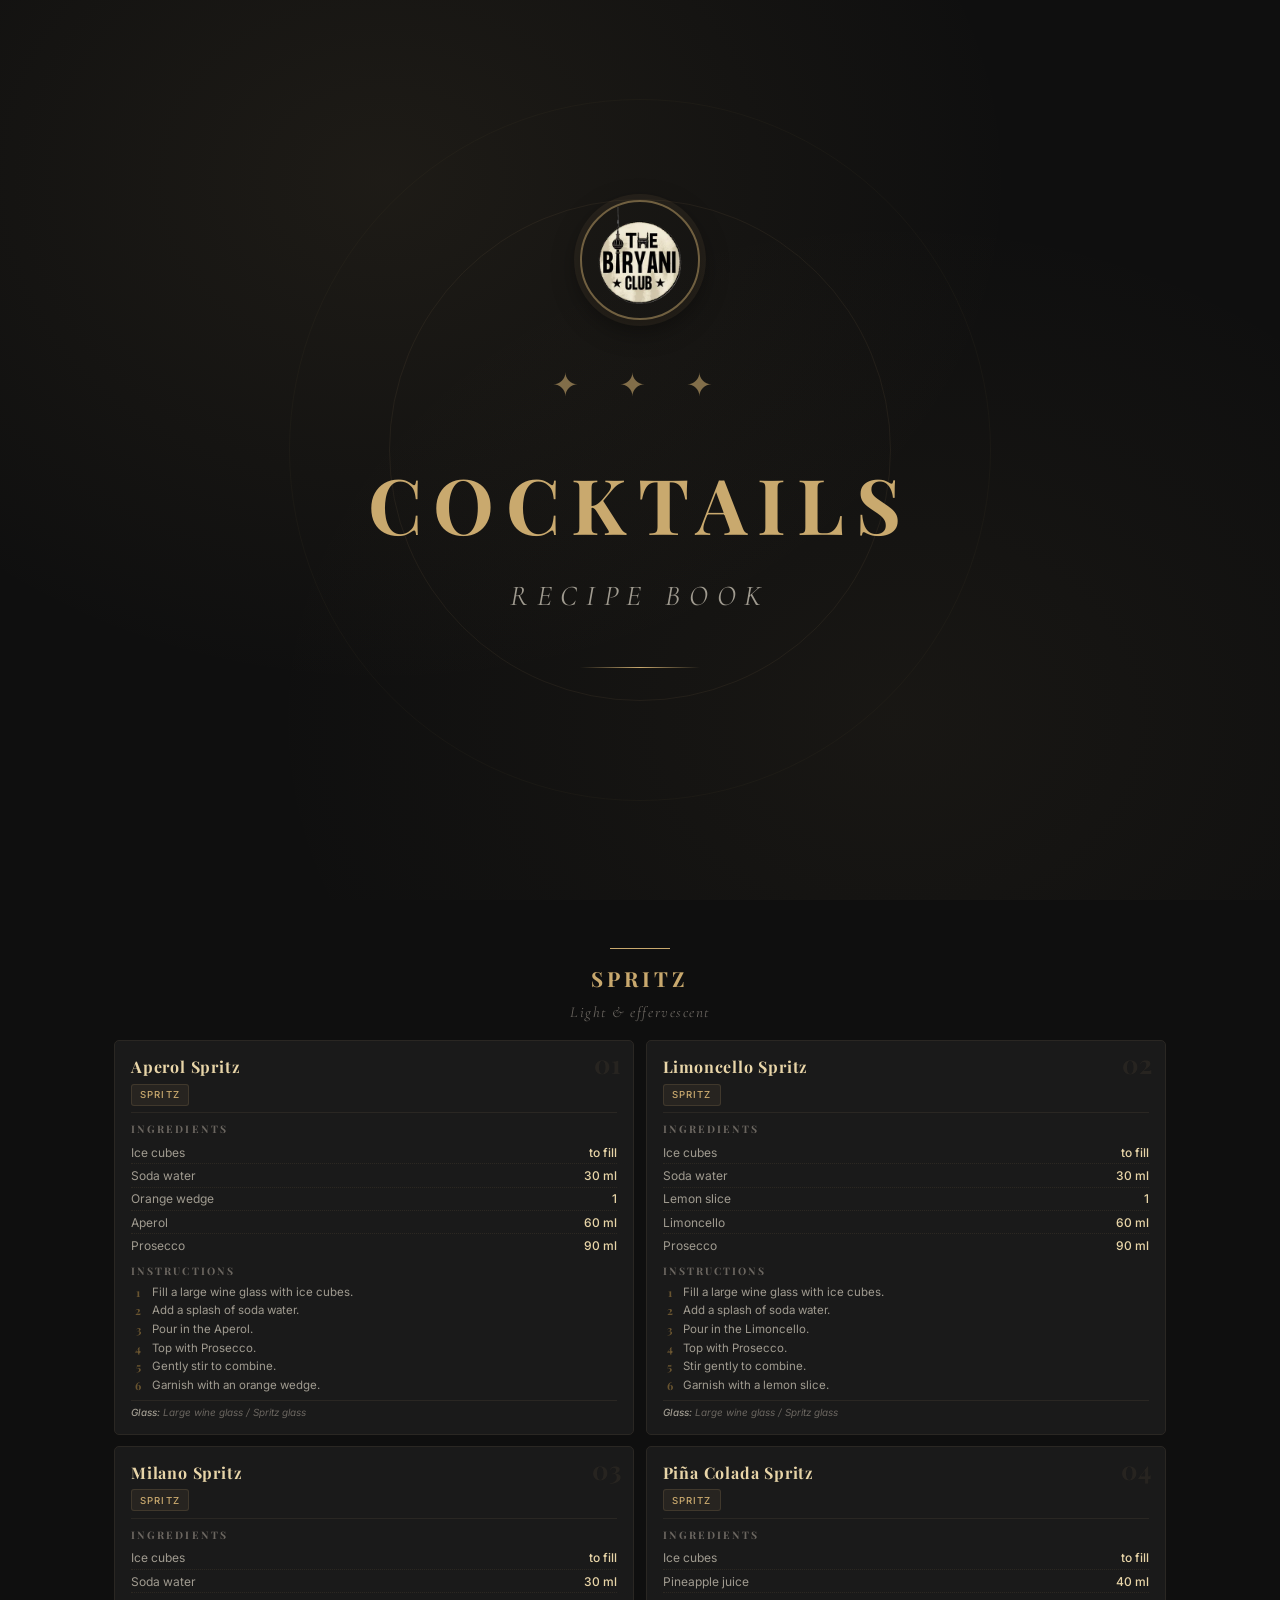
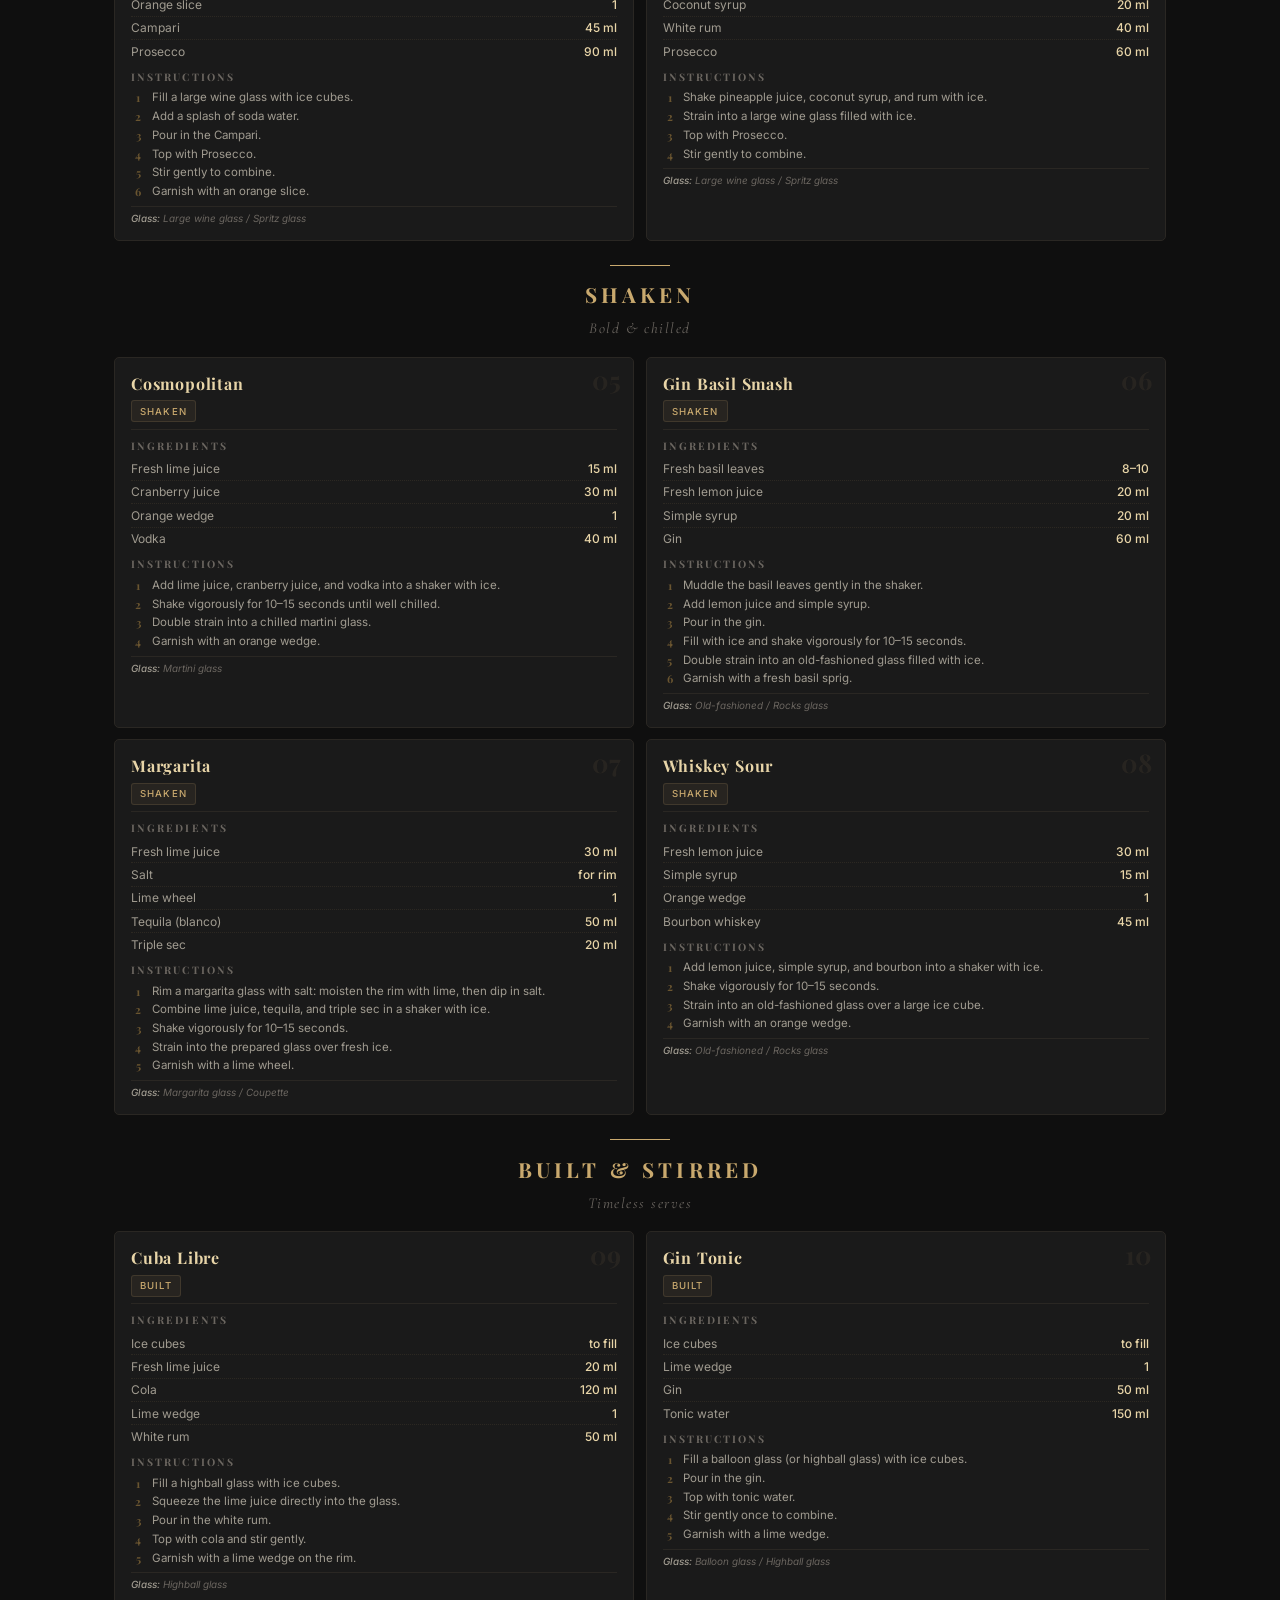
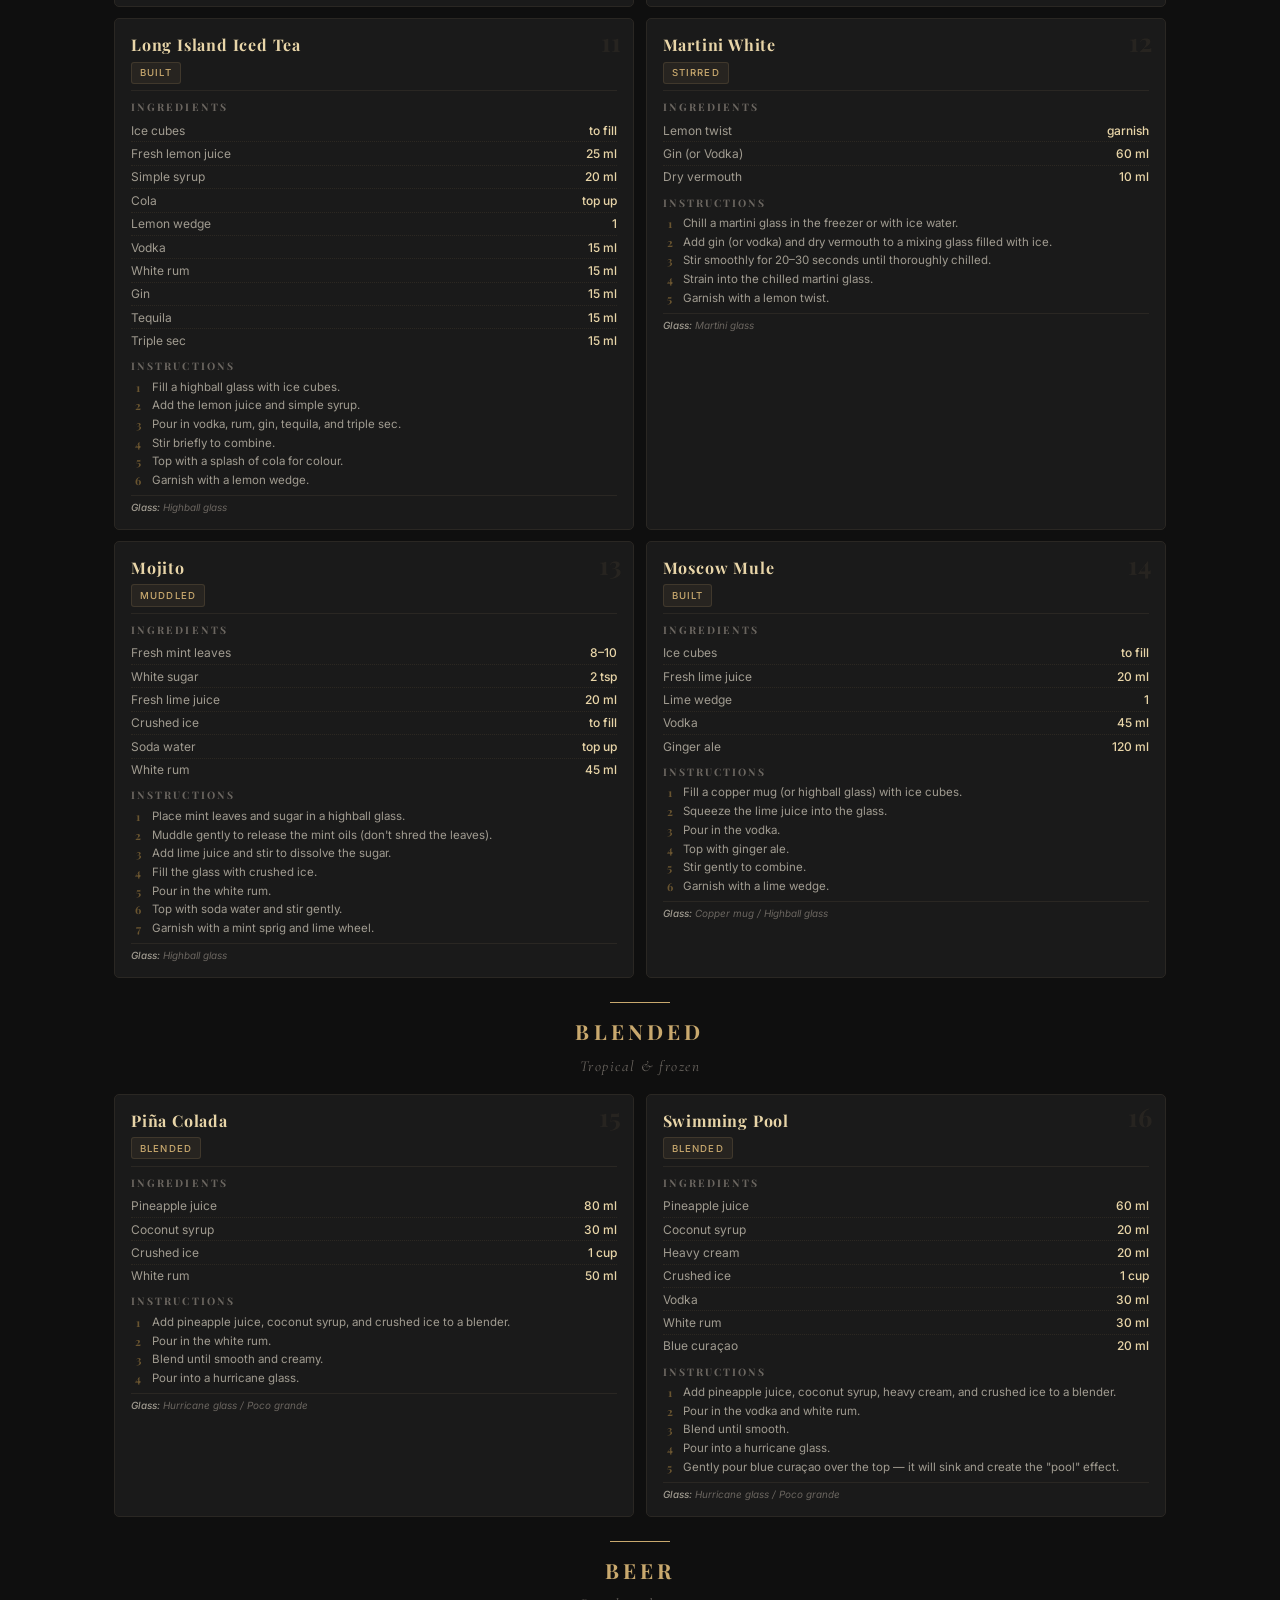
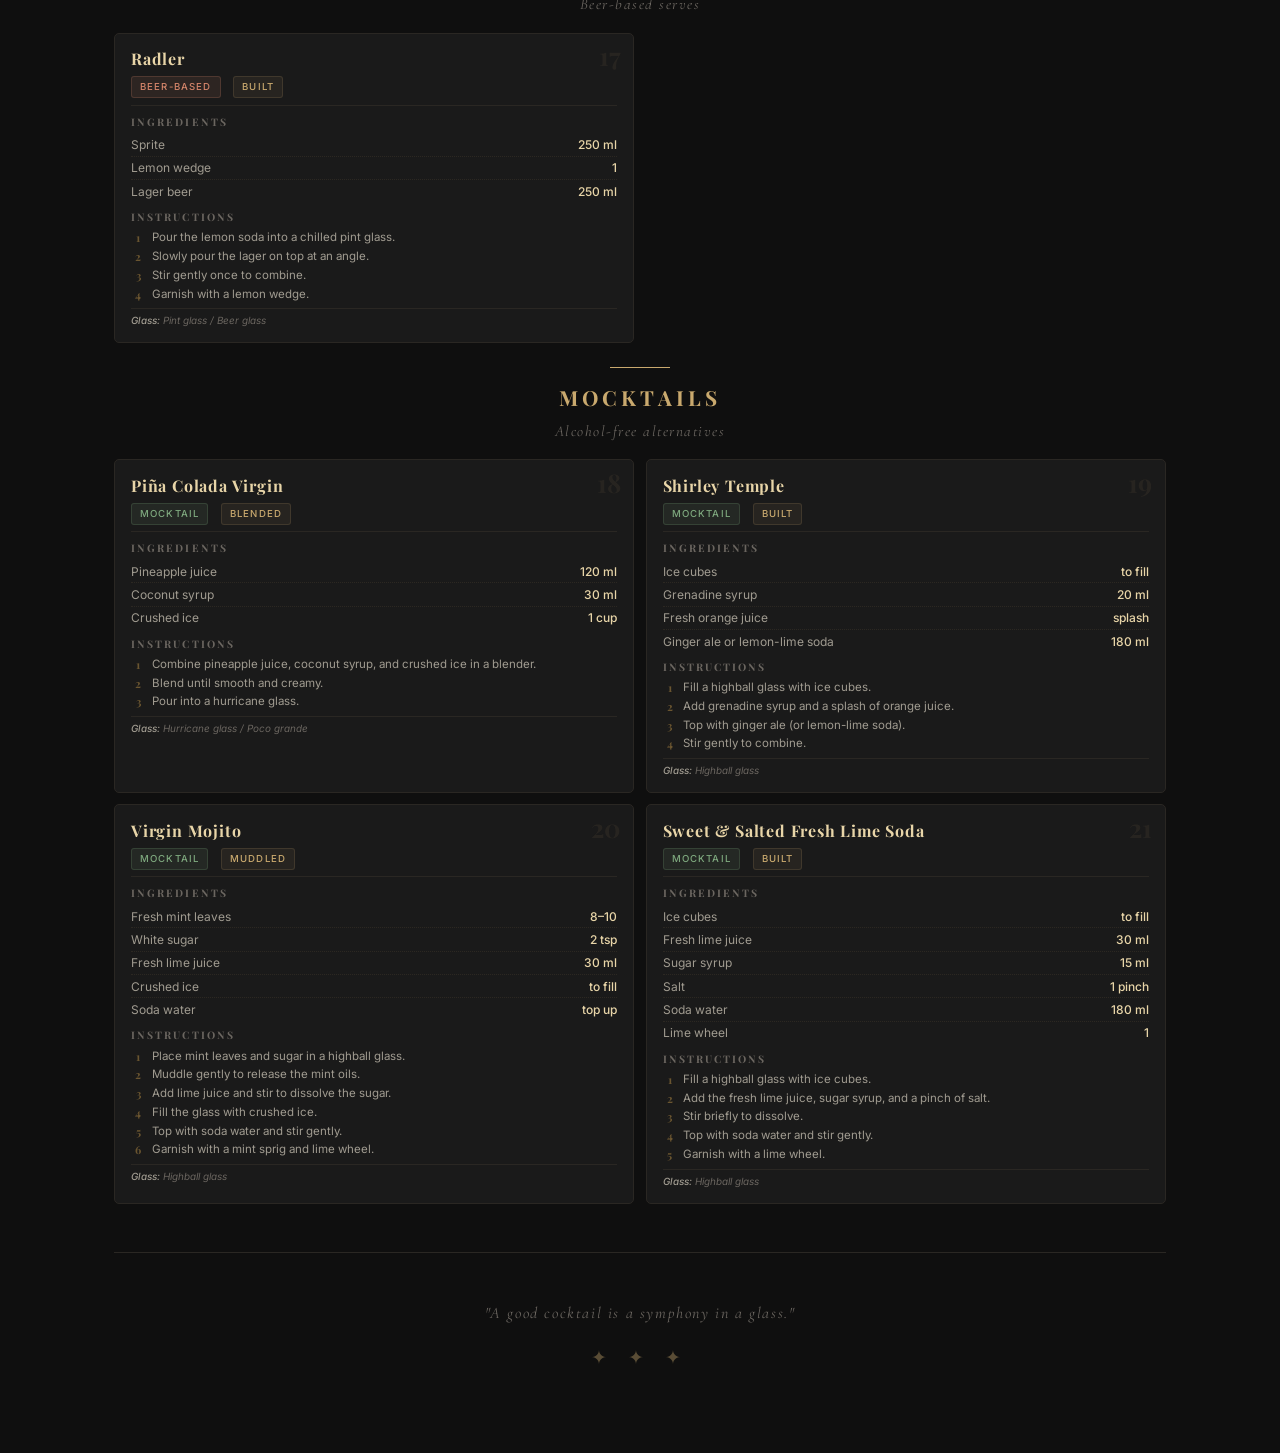
<file: cocktail_recipes/index.html>
<!DOCTYPE html>
<html lang="en">
<head>
  <meta charset="UTF-8">
  <meta name="viewport" content="width=device-width, initial-scale=1.0">
  <title>Cocktail Recipes — Restaurant Edition</title>
  <meta name="description" content="Premium cocktail recipe book with detailed ingredients, quantities, and step-by-step instructions.">
  <link rel="preconnect" href="https://fonts.googleapis.com">
  <link rel="preconnect" href="https://fonts.gstatic.com" crossorigin>
  <link href="https://fonts.googleapis.com/css2?family=Playfair+Display:ital,wght@0,400;0,700;1,400&family=Inter:wght@300;400;500;600&family=Cormorant+Garamond:ital,wght@0,400;0,600;1,400&display=swap" rel="stylesheet">
  <style>
    :root {
      --gold: #c9a96e;
      --gold-light: #e8d5a8;
      --gold-dark: #a07d3f;
      --bg-dark: #0f0f0f;
      --bg-card: #1a1a1a;
      --bg-card-alt: #151515;
      --text-primary: #f0ece4;
      --text-secondary: #a09b90;
      --text-muted: #6b6660;
      --border: #2a2723;
      --accent-coral: #d4856a;
      --accent-green: #7ea87e;
      --accent-blue: #6a9fd4;
      --accent-pink: #d46a9f;
    }

    * {
      margin: 0;
      padding: 0;
      box-sizing: border-box;
    }

    body {
      font-family: 'Inter', sans-serif;
      background-color: var(--bg-dark);
      color: var(--text-primary);
      line-height: 1.6;
      -webkit-font-smoothing: antialiased;
    }

    /* ——— COVER PAGE ——— */
    .cover {
      min-height: 100vh;
      display: flex;
      flex-direction: column;
      align-items: center;
      justify-content: center;
      text-align: center;
      padding: 3rem 2rem;
      position: relative;
      overflow: hidden;
      background: radial-gradient(ellipse at 30% 20%, rgba(201,169,110,0.08) 0%, transparent 50%),
                  radial-gradient(ellipse at 70% 80%, rgba(201,169,110,0.05) 0%, transparent 50%),
                  var(--bg-dark);
    }

    .cover::before {
      content: '';
      position: absolute;
      top: 50%;
      left: 50%;
      transform: translate(-50%, -50%);
      width: 500px;
      height: 500px;
      border: 1px solid rgba(201,169,110,0.08);
      border-radius: 50%;
    }

    .cover::after {
      content: '';
      position: absolute;
      top: 50%;
      left: 50%;
      transform: translate(-50%, -50%);
      width: 700px;
      height: 700px;
      border: 1px solid rgba(201,169,110,0.04);
      border-radius: 50%;
    }

    .cover-logo {
      position: relative;
      z-index: 1;
      margin-bottom: 2rem;
    }

    .cover-logo-img {
      height: 120px;
      width: auto;
      border-radius: 50%;
      border: 2.5px solid rgba(201,169,110,0.5);
      box-shadow: 0 0 0 6px rgba(201,169,110,0.08), 0 8px 28px rgba(0,0,0,0.45);
    }

    .cover-ornament {
      font-size: 2rem;
      color: var(--gold);
      letter-spacing: 1rem;
      margin-bottom: 2rem;
      opacity: 0.6;
      position: relative;
      z-index: 1;
    }

    .cover h1 {
      font-family: 'Playfair Display', serif;
      font-size: clamp(3rem, 6vw, 5rem);
      font-weight: 700;
      color: var(--gold);
      letter-spacing: 0.15em;
      text-transform: uppercase;
      margin-bottom: 0.5rem;
      position: relative;
      z-index: 1;
    }

    .cover h2 {
      font-family: 'Cormorant Garamond', serif;
      font-size: clamp(1.2rem, 2.5vw, 1.8rem);
      font-weight: 400;
      font-style: italic;
      color: var(--text-secondary);
      letter-spacing: 0.3em;
      text-transform: uppercase;
      margin-bottom: 3rem;
      position: relative;
      z-index: 1;
    }

    .cover-line {
      width: 120px;
      height: 1px;
      background: linear-gradient(90deg, transparent, var(--gold), transparent);
      margin: 0 auto 2rem;
      position: relative;
      z-index: 1;
    }

    .cover-subtitle {
      font-family: 'Inter', sans-serif;
      font-size: 0.75rem;
      font-weight: 400;
      letter-spacing: 0.5em;
      text-transform: uppercase;
      color: var(--text-muted);
      position: relative;
      z-index: 1;
    }

    /* ——— MAIN CONTAINER ——— */
    .container {
      max-width: 1100px;
      margin: 0 auto;
      padding: 1.5rem 1.5rem 2rem;
    }

    /* ——— SECTION DIVIDERS ——— */
    .section-header {
      text-align: center;
      padding: 1.5rem 0 1rem;
      position: relative;
    }

    .section-header::before {
      content: '';
      display: block;
      width: 60px;
      height: 1px;
      background: var(--gold);
      margin: 0 auto 0.8rem;
    }

    .section-header h2 {
      font-family: 'Playfair Display', serif;
      font-size: 1.3rem;
      font-weight: 700;
      color: var(--gold);
      letter-spacing: 0.2em;
      text-transform: uppercase;
      margin-bottom: 0.3rem;
    }

    .section-header p {
      font-family: 'Cormorant Garamond', serif;
      font-size: 0.95rem;
      font-style: italic;
      color: var(--text-muted);
      letter-spacing: 0.1em;
    }

    /* ——— RECIPE CARDS ——— */
    .recipe-grid {
      display: grid;
      grid-template-columns: 1fr 1fr;
      gap: 0.7rem;
    }

    .recipe-card {
      background: var(--bg-card);
      border: 1px solid var(--border);
      border-radius: 5px;
      padding: 0.8rem 1rem;
      position: relative;
      transition: border-color 0.3s ease;
      page-break-inside: avoid;
    }

    .recipe-card:hover {
      border-color: rgba(201,169,110,0.3);
    }

    .recipe-number {
      position: absolute;
      top: 0.6rem;
      right: 0.8rem;
      font-family: 'Playfair Display', serif;
      font-size: 1.6rem;
      font-weight: 700;
      color: rgba(201,169,110,0.08);
      line-height: 1;
    }

    .recipe-header {
      margin-bottom: 0.5rem;
      padding-bottom: 0.4rem;
      border-bottom: 1px solid var(--border);
    }

    .recipe-name {
      font-family: 'Playfair Display', serif;
      font-size: 1rem;
      font-weight: 700;
      color: var(--gold-light);
      letter-spacing: 0.05em;
      margin-bottom: 0.1rem;
    }

    .recipe-meta {
      display: flex;
      gap: 0.8rem;
      flex-wrap: wrap;
      margin-top: 0.25rem;
    }

    .recipe-tag {
      font-size: 0.6rem;
      font-weight: 500;
      text-transform: uppercase;
      letter-spacing: 0.12em;
      padding: 0.15rem 0.5rem;
      border-radius: 3px;
      background: rgba(201,169,110,0.08);
      color: var(--gold);
      border: 1px solid rgba(201,169,110,0.15);
    }

    .recipe-tag.mocktail {
      background: rgba(126,168,126,0.1);
      color: var(--accent-green);
      border-color: rgba(126,168,126,0.2);
    }

    .recipe-tag.beer {
      background: rgba(212,133,106,0.1);
      color: var(--accent-coral);
      border-color: rgba(212,133,106,0.2);
    }

    .recipe-body {
      display: flex;
      flex-direction: column;
      gap: 0.4rem;
    }

    .recipe-ingredients h3,
    .recipe-instructions h3 {
      font-family: 'Playfair Display', serif;
      font-size: 0.65rem;
      font-weight: 700;
      color: var(--text-muted);
      letter-spacing: 0.2em;
      text-transform: uppercase;
      margin-bottom: 0.2rem;
    }

    .recipe-ingredients ul {
      list-style: none;
    }

    .recipe-ingredients li {
      font-size: 0.75rem;
      color: var(--text-primary);
      padding: 0.1rem 0;
      border-bottom: 1px dotted rgba(201,169,110,0.1);
      display: flex;
      justify-content: space-between;
      gap: 0.4rem;
    }

    .recipe-ingredients li:last-child {
      border-bottom: none;
    }

    .ingredient-name {
      color: var(--text-secondary);
    }

    .ingredient-qty {
      color: var(--gold-light);
      font-weight: 500;
      white-space: nowrap;
    }

    .recipe-instructions ol {
      list-style: none;
      counter-reset: step;
    }

    .recipe-instructions li {
      font-size: 0.72rem;
      color: var(--text-secondary);
      padding: 0.1rem 0 0.1rem 1.3rem;
      position: relative;
      line-height: 1.35;
      counter-increment: step;
    }

    .recipe-instructions li::before {
      content: counter(step);
      position: absolute;
      left: 0;
      top: 0.1rem;
      font-family: 'Playfair Display', serif;
      font-size: 0.7rem;
      font-weight: 700;
      color: var(--gold-dark);
      opacity: 0.6;
      width: 0.9rem;
      text-align: center;
    }

    .recipe-glass {
      font-size: 0.62rem;
      color: var(--text-muted);
      font-style: italic;
      margin-top: 0.3rem;
      padding-top: 0.25rem;
      border-top: 1px solid var(--border);
    }

    .recipe-glass strong {
      color: var(--text-secondary);
      font-weight: 500;
    }

    /* ——— FOOTER ——— */
    .footer {
      text-align: center;
      padding: 3rem 2rem;
      border-top: 1px solid var(--border);
      margin-top: 3rem;
    }

    .footer p {
      font-family: 'Cormorant Garamond', serif;
      font-size: 1rem;
      font-style: italic;
      color: var(--text-muted);
      letter-spacing: 0.1em;
    }

    .footer .footer-ornament {
      color: var(--gold);
      opacity: 0.4;
      font-size: 1.2rem;
      margin-top: 1rem;
      letter-spacing: 0.5rem;
    }

    /* ——— RESPONSIVE ——— */
    @media (max-width: 700px) {
      .recipe-grid {
        grid-template-columns: 1fr;
      }
      .recipe-card {
        padding: 1rem;
      }
    }

    /* ——— PRINT STYLES ——— */
    @media print {
      body {
        background: #fff;
        color: #1a1a1a;
        font-size: 9pt;
      }

      .cover {
        min-height: auto;
        padding: 2rem 2rem;
        background: none;
        page-break-after: always;
      }

      .cover::before, .cover::after { display: none; }

      .cover h1 {
        color: #2a2520;
        font-size: 2.5rem;
      }

      .cover h2 {
        color: #6b6660;
      }

      .cover-line {
        background: #c9a96e;
      }

      .recipe-grid {
        grid-template-columns: 1fr 1fr;
        gap: 0.6rem;
      }

      .recipe-card {
        background: #fff;
        border: 1px solid #ddd;
        page-break-inside: avoid;
        padding: 0.8rem 1rem;
        margin-bottom: 0;
      }

      .recipe-name { color: #2a2520; }
      .recipe-number { color: rgba(0,0,0,0.06); }
      .ingredient-qty { color: #5a4a30; }
      .recipe-tag { border: 1px solid #ccc; background: #f5f3ef; color: #5a4a30; }
      .recipe-tag.mocktail { background: #eef5ee; color: #3a6a3a; border-color: #c0d8c0; }
      .recipe-tag.beer { background: #f9f0ec; color: #8a5a42; border-color: #dfc8bb; }
      .section-header h2 { color: #2a2520; }
      .recipe-ingredients li { border-bottom-color: #e0ddd8; }
      .recipe-instructions li::before { color: #8a7a5a; }

      .footer { display: none; }
    }
  </style>
</head>
<body>

  <!-- ——— COVER ——— -->
  <div class="cover">
    <div class="cover-logo">
      <img src="images/logo.png" alt="The Biryani Club Logo" class="cover-logo-img" onerror="this.src='../menu-version-1-current/images/logo.png'">
    </div>
    <div class="cover-ornament">✦ ✦ ✦</div>
    <h1>Cocktails</h1>
    <h2>Recipe Book</h2>
    <div class="cover-line"></div>
  </div>

  <!-- ——— RECIPES ——— -->
  <div class="container">

    <!-- ═══ SPRITZ ═══ -->
    <div class="section-header">
      <h2>Spritz</h2>
      <p>Light &amp; effervescent</p>
    </div>

    <div class="recipe-grid">

      <!-- 01 — Aperol Spritz -->
      <article class="recipe-card" id="aperol-spritz">
        <span class="recipe-number">01</span>
        <div class="recipe-header">
          <h2 class="recipe-name">Aperol Spritz</h2>
          <div class="recipe-meta">
            <span class="recipe-tag">Spritz</span>
          </div>
        </div>
        <div class="recipe-body">
          <div class="recipe-ingredients">
            <h3>Ingredients</h3>
            <ul>
              <li><span class="ingredient-name">Ice cubes</span><span class="ingredient-qty">to fill</span></li>
              <li><span class="ingredient-name">Soda water</span><span class="ingredient-qty">30 ml</span></li>
              <li><span class="ingredient-name">Orange wedge</span><span class="ingredient-qty">1</span></li>
              <li><span class="ingredient-name">Aperol</span><span class="ingredient-qty">60 ml</span></li>
              <li><span class="ingredient-name">Prosecco</span><span class="ingredient-qty">90 ml</span></li>
            </ul>
          </div>
          <div class="recipe-instructions">
            <h3>Instructions</h3>
            <ol>
              <li>Fill a large wine glass with ice cubes.</li>
              <li>Add a splash of soda water.</li>
              <li>Pour in the Aperol.</li>
              <li>Top with Prosecco.</li>
              <li>Gently stir to combine.</li>
              <li>Garnish with an orange wedge.</li>
            </ol>
            <p class="recipe-glass"><strong>Glass:</strong> Large wine glass / Spritz glass</p>
          </div>
        </div>
      </article>

      <!-- 02 — Limoncello Spritz -->
      <article class="recipe-card" id="limoncello-spritz">
        <span class="recipe-number">02</span>
        <div class="recipe-header">
          <h2 class="recipe-name">Limoncello Spritz</h2>
          <div class="recipe-meta">
            <span class="recipe-tag">Spritz</span>
          </div>
        </div>
        <div class="recipe-body">
          <div class="recipe-ingredients">
            <h3>Ingredients</h3>
            <ul>
              <li><span class="ingredient-name">Ice cubes</span><span class="ingredient-qty">to fill</span></li>
              <li><span class="ingredient-name">Soda water</span><span class="ingredient-qty">30 ml</span></li>
              <li><span class="ingredient-name">Lemon slice</span><span class="ingredient-qty">1</span></li>
              <li><span class="ingredient-name">Limoncello</span><span class="ingredient-qty">60 ml</span></li>
              <li><span class="ingredient-name">Prosecco</span><span class="ingredient-qty">90 ml</span></li>
            </ul>
          </div>
          <div class="recipe-instructions">
            <h3>Instructions</h3>
            <ol>
              <li>Fill a large wine glass with ice cubes.</li>
              <li>Add a splash of soda water.</li>
              <li>Pour in the Limoncello.</li>
              <li>Top with Prosecco.</li>
              <li>Stir gently to combine.</li>
              <li>Garnish with a lemon slice.</li>
            </ol>
            <p class="recipe-glass"><strong>Glass:</strong> Large wine glass / Spritz glass</p>
          </div>
        </div>
      </article>

      <!-- 03 — Milano Spritz -->
      <article class="recipe-card" id="milano-spritz">
        <span class="recipe-number">03</span>
        <div class="recipe-header">
          <h2 class="recipe-name">Milano Spritz</h2>
          <div class="recipe-meta">
            <span class="recipe-tag">Spritz</span>
          </div>
        </div>
        <div class="recipe-body">
          <div class="recipe-ingredients">
            <h3>Ingredients</h3>
            <ul>
              <li><span class="ingredient-name">Ice cubes</span><span class="ingredient-qty">to fill</span></li>
              <li><span class="ingredient-name">Soda water</span><span class="ingredient-qty">30 ml</span></li>
              <li><span class="ingredient-name">Orange slice</span><span class="ingredient-qty">1</span></li>
              <li><span class="ingredient-name">Campari</span><span class="ingredient-qty">45 ml</span></li>
              <li><span class="ingredient-name">Prosecco</span><span class="ingredient-qty">90 ml</span></li>
            </ul>
          </div>
          <div class="recipe-instructions">
            <h3>Instructions</h3>
            <ol>
              <li>Fill a large wine glass with ice cubes.</li>
              <li>Add a splash of soda water.</li>
              <li>Pour in the Campari.</li>
              <li>Top with Prosecco.</li>
              <li>Stir gently to combine.</li>
              <li>Garnish with an orange slice.</li>
            </ol>
            <p class="recipe-glass"><strong>Glass:</strong> Large wine glass / Spritz glass</p>
          </div>
        </div>
      </article>

      <!-- 04 — Piña Colada Spritz -->
      <article class="recipe-card" id="pina-colada-spritz">
        <span class="recipe-number">04</span>
        <div class="recipe-header">
          <h2 class="recipe-name">Piña Colada Spritz</h2>
          <div class="recipe-meta">
            <span class="recipe-tag">Spritz</span>
          </div>
        </div>
        <div class="recipe-body">
          <div class="recipe-ingredients">
            <h3>Ingredients</h3>
            <ul>
              <li><span class="ingredient-name">Ice cubes</span><span class="ingredient-qty">to fill</span></li>
              <li><span class="ingredient-name">Pineapple juice</span><span class="ingredient-qty">40 ml</span></li>
              <li><span class="ingredient-name">Coconut syrup</span><span class="ingredient-qty">20 ml</span></li>
              <li><span class="ingredient-name">White rum</span><span class="ingredient-qty">40 ml</span></li>
              <li><span class="ingredient-name">Prosecco</span><span class="ingredient-qty">60 ml</span></li>
            </ul>
          </div>
          <div class="recipe-instructions">
            <h3>Instructions</h3>
            <ol>
              <li>Shake pineapple juice, coconut syrup, and rum with ice.</li>
              <li>Strain into a large wine glass filled with ice.</li>
              <li>Top with Prosecco.</li>
              <li>Stir gently to combine.</li>
            </ol>
            <p class="recipe-glass"><strong>Glass:</strong> Large wine glass / Spritz glass</p>
          </div>
        </div>
      </article>

    </div><!-- /recipe-grid -->

    <!-- ═══ SHAKEN COCKTAILS ═══ -->
    <div class="section-header">
      <h2>Shaken</h2>
      <p>Bold &amp; chilled</p>
    </div>

    <div class="recipe-grid">

      <!-- 05 — Cosmopolitan -->
      <article class="recipe-card" id="cosmopolitan">
        <span class="recipe-number">05</span>
        <div class="recipe-header">
          <h2 class="recipe-name">Cosmopolitan</h2>
          <div class="recipe-meta">
            <span class="recipe-tag">Shaken</span>
          </div>
        </div>
        <div class="recipe-body">
          <div class="recipe-ingredients">
            <h3>Ingredients</h3>
            <ul>
              <li><span class="ingredient-name">Fresh lime juice</span><span class="ingredient-qty">15 ml</span></li>
              <li><span class="ingredient-name">Cranberry juice</span><span class="ingredient-qty">30 ml</span></li>
              <li><span class="ingredient-name">Orange wedge</span><span class="ingredient-qty">1</span></li>
              <li><span class="ingredient-name">Vodka</span><span class="ingredient-qty">40 ml</span></li>
            </ul>
          </div>
          <div class="recipe-instructions">
            <h3>Instructions</h3>
            <ol>
              <li>Add lime juice, cranberry juice, and vodka into a shaker with ice.</li>
              <li>Shake vigorously for 10–15 seconds until well chilled.</li>
              <li>Double strain into a chilled martini glass.</li>
              <li>Garnish with an orange wedge.</li>
            </ol>
            <p class="recipe-glass"><strong>Glass:</strong> Martini glass</p>
          </div>
        </div>
      </article>

      <!-- 06 — Gin Basil Smash -->
      <article class="recipe-card" id="gin-basil-smash">
        <span class="recipe-number">06</span>
        <div class="recipe-header">
          <h2 class="recipe-name">Gin Basil Smash</h2>
          <div class="recipe-meta">
            <span class="recipe-tag">Shaken</span>
          </div>
        </div>
        <div class="recipe-body">
          <div class="recipe-ingredients">
            <h3>Ingredients</h3>
            <ul>
              <li><span class="ingredient-name">Fresh basil leaves</span><span class="ingredient-qty">8–10</span></li>
              <li><span class="ingredient-name">Fresh lemon juice</span><span class="ingredient-qty">20 ml</span></li>
              <li><span class="ingredient-name">Simple syrup</span><span class="ingredient-qty">20 ml</span></li>
              <li><span class="ingredient-name">Gin</span><span class="ingredient-qty">60 ml</span></li>
            </ul>
          </div>
          <div class="recipe-instructions">
            <h3>Instructions</h3>
            <ol>
              <li>Muddle the basil leaves gently in the shaker.</li>
              <li>Add lemon juice and simple syrup.</li>
              <li>Pour in the gin.</li>
              <li>Fill with ice and shake vigorously for 10–15 seconds.</li>
              <li>Double strain into an old-fashioned glass filled with ice.</li>
              <li>Garnish with a fresh basil sprig.</li>
            </ol>
            <p class="recipe-glass"><strong>Glass:</strong> Old-fashioned / Rocks glass</p>
          </div>
        </div>
      </article>

      <!-- 07 — Margarita -->
      <article class="recipe-card" id="margarita">
        <span class="recipe-number">07</span>
        <div class="recipe-header">
          <h2 class="recipe-name">Margarita</h2>
          <div class="recipe-meta">
            <span class="recipe-tag">Shaken</span>
          </div>
        </div>
        <div class="recipe-body">
          <div class="recipe-ingredients">
            <h3>Ingredients</h3>
            <ul>
              <li><span class="ingredient-name">Fresh lime juice</span><span class="ingredient-qty">30 ml</span></li>
              <li><span class="ingredient-name">Salt</span><span class="ingredient-qty">for rim</span></li>
              <li><span class="ingredient-name">Lime wheel</span><span class="ingredient-qty">1</span></li>
              <li><span class="ingredient-name">Tequila (blanco)</span><span class="ingredient-qty">50 ml</span></li>
              <li><span class="ingredient-name">Triple sec</span><span class="ingredient-qty">20 ml</span></li>
            </ul>
          </div>
          <div class="recipe-instructions">
            <h3>Instructions</h3>
            <ol>
              <li>Rim a margarita glass with salt: moisten the rim with lime, then dip in salt.</li>
              <li>Combine lime juice, tequila, and triple sec in a shaker with ice.</li>
              <li>Shake vigorously for 10–15 seconds.</li>
              <li>Strain into the prepared glass over fresh ice.</li>
              <li>Garnish with a lime wheel.</li>
            </ol>
            <p class="recipe-glass"><strong>Glass:</strong> Margarita glass / Coupette</p>
          </div>
        </div>
      </article>

      <!-- 08 — Whiskey Sour -->
      <article class="recipe-card" id="whiskey-sour">
        <span class="recipe-number">08</span>
        <div class="recipe-header">
          <h2 class="recipe-name">Whiskey Sour</h2>
          <div class="recipe-meta">
            <span class="recipe-tag">Shaken</span>
          </div>
        </div>
        <div class="recipe-body">
          <div class="recipe-ingredients">
            <h3>Ingredients</h3>
            <ul>
              <li><span class="ingredient-name">Fresh lemon juice</span><span class="ingredient-qty">30 ml</span></li>
              <li><span class="ingredient-name">Simple syrup</span><span class="ingredient-qty">15 ml</span></li>
              <li><span class="ingredient-name">Orange wedge</span><span class="ingredient-qty">1</span></li>
              <li><span class="ingredient-name">Bourbon whiskey</span><span class="ingredient-qty">45 ml</span></li>
            </ul>
          </div>
          <div class="recipe-instructions">
            <h3>Instructions</h3>
            <ol>
              <li>Add lemon juice, simple syrup, and bourbon into a shaker with ice.</li>
              <li>Shake vigorously for 10–15 seconds.</li>
              <li>Strain into an old-fashioned glass over a large ice cube.</li>
              <li>Garnish with an orange wedge.</li>
            </ol>
            <p class="recipe-glass"><strong>Glass:</strong> Old-fashioned / Rocks glass</p>
          </div>
        </div>
      </article>

    </div><!-- /recipe-grid -->

    <!-- ═══ BUILT & STIRRED ═══ -->
    <div class="section-header">
      <h2>Built &amp; Stirred</h2>
      <p>Timeless serves</p>
    </div>

    <div class="recipe-grid">

      <!-- 09 — Cuba Libre -->
      <article class="recipe-card" id="cuba-libre">
        <span class="recipe-number">09</span>
        <div class="recipe-header">
          <h2 class="recipe-name">Cuba Libre</h2>
          <div class="recipe-meta">
            <span class="recipe-tag">Built</span>
          </div>
        </div>
        <div class="recipe-body">
          <div class="recipe-ingredients">
            <h3>Ingredients</h3>
            <ul>
              <li><span class="ingredient-name">Ice cubes</span><span class="ingredient-qty">to fill</span></li>
              <li><span class="ingredient-name">Fresh lime juice</span><span class="ingredient-qty">20 ml</span></li>
              <li><span class="ingredient-name">Cola</span><span class="ingredient-qty">120 ml</span></li>
              <li><span class="ingredient-name">Lime wedge</span><span class="ingredient-qty">1</span></li>
              <li><span class="ingredient-name">White rum</span><span class="ingredient-qty">50 ml</span></li>
            </ul>
          </div>
          <div class="recipe-instructions">
            <h3>Instructions</h3>
            <ol>
              <li>Fill a highball glass with ice cubes.</li>
              <li>Squeeze the lime juice directly into the glass.</li>
              <li>Pour in the white rum.</li>
              <li>Top with cola and stir gently.</li>
              <li>Garnish with a lime wedge on the rim.</li>
            </ol>
            <p class="recipe-glass"><strong>Glass:</strong> Highball glass</p>
          </div>
        </div>
      </article>

      <!-- 10 — Gin Tonic -->
      <article class="recipe-card" id="gin-tonic">
        <span class="recipe-number">10</span>
        <div class="recipe-header">
          <h2 class="recipe-name">Gin Tonic</h2>
          <div class="recipe-meta">
            <span class="recipe-tag">Built</span>
          </div>
        </div>
        <div class="recipe-body">
          <div class="recipe-ingredients">
            <h3>Ingredients</h3>
            <ul>
              <li><span class="ingredient-name">Ice cubes</span><span class="ingredient-qty">to fill</span></li>
              <li><span class="ingredient-name">Lime wedge</span><span class="ingredient-qty">1</span></li>
              <li><span class="ingredient-name">Gin</span><span class="ingredient-qty">50 ml</span></li>
              <li><span class="ingredient-name">Tonic water</span><span class="ingredient-qty">150 ml</span></li>
            </ul>
          </div>
          <div class="recipe-instructions">
            <h3>Instructions</h3>
            <ol>
              <li>Fill a balloon glass (or highball glass) with ice cubes.</li>
              <li>Pour in the gin.</li>
              <li>Top with tonic water.</li>
              <li>Stir gently once to combine.</li>
              <li>Garnish with a lime wedge.</li>
            </ol>
            <p class="recipe-glass"><strong>Glass:</strong> Balloon glass / Highball glass</p>
          </div>
        </div>
      </article>

      <!-- 11 — Long Island Iced Tea -->
      <article class="recipe-card" id="long-island-iced-tea">
        <span class="recipe-number">11</span>
        <div class="recipe-header">
          <h2 class="recipe-name">Long Island Iced Tea</h2>
          <div class="recipe-meta">
            <span class="recipe-tag">Built</span>
          </div>
        </div>
        <div class="recipe-body">
          <div class="recipe-ingredients">
            <h3>Ingredients</h3>
            <ul>
              <li><span class="ingredient-name">Ice cubes</span><span class="ingredient-qty">to fill</span></li>
              <li><span class="ingredient-name">Fresh lemon juice</span><span class="ingredient-qty">25 ml</span></li>
              <li><span class="ingredient-name">Simple syrup</span><span class="ingredient-qty">20 ml</span></li>
              <li><span class="ingredient-name">Cola</span><span class="ingredient-qty">top up</span></li>
              <li><span class="ingredient-name">Lemon wedge</span><span class="ingredient-qty">1</span></li>
              <li><span class="ingredient-name">Vodka</span><span class="ingredient-qty">15 ml</span></li>
              <li><span class="ingredient-name">White rum</span><span class="ingredient-qty">15 ml</span></li>
              <li><span class="ingredient-name">Gin</span><span class="ingredient-qty">15 ml</span></li>
              <li><span class="ingredient-name">Tequila</span><span class="ingredient-qty">15 ml</span></li>
              <li><span class="ingredient-name">Triple sec</span><span class="ingredient-qty">15 ml</span></li>
            </ul>
          </div>
          <div class="recipe-instructions">
            <h3>Instructions</h3>
            <ol>
              <li>Fill a highball glass with ice cubes.</li>
              <li>Add the lemon juice and simple syrup.</li>
              <li>Pour in vodka, rum, gin, tequila, and triple sec.</li>
              <li>Stir briefly to combine.</li>
              <li>Top with a splash of cola for colour.</li>
              <li>Garnish with a lemon wedge.</li>
            </ol>
            <p class="recipe-glass"><strong>Glass:</strong> Highball glass</p>
          </div>
        </div>
      </article>

      <!-- 12 — Martini White -->
      <article class="recipe-card" id="martini-white">
        <span class="recipe-number">12</span>
        <div class="recipe-header">
          <h2 class="recipe-name">Martini White</h2>
          <div class="recipe-meta">
            <span class="recipe-tag">Stirred</span>
          </div>
        </div>
        <div class="recipe-body">
          <div class="recipe-ingredients">
            <h3>Ingredients</h3>
            <ul>
              <li><span class="ingredient-name">Lemon twist</span><span class="ingredient-qty">garnish</span></li>
              <li><span class="ingredient-name">Gin (or Vodka)</span><span class="ingredient-qty">60 ml</span></li>
              <li><span class="ingredient-name">Dry vermouth</span><span class="ingredient-qty">10 ml</span></li>
            </ul>
          </div>
          <div class="recipe-instructions">
            <h3>Instructions</h3>
            <ol>
              <li>Chill a martini glass in the freezer or with ice water.</li>
              <li>Add gin (or vodka) and dry vermouth to a mixing glass filled with ice.</li>
              <li>Stir smoothly for 20–30 seconds until thoroughly chilled.</li>
              <li>Strain into the chilled martini glass.</li>
              <li>Garnish with a lemon twist.</li>
            </ol>
            <p class="recipe-glass"><strong>Glass:</strong> Martini glass</p>
          </div>
        </div>
      </article>

      <!-- 13 — Mojito -->
      <article class="recipe-card" id="mojito">
        <span class="recipe-number">13</span>
        <div class="recipe-header">
          <h2 class="recipe-name">Mojito</h2>
          <div class="recipe-meta">
            <span class="recipe-tag">Muddled</span>
          </div>
        </div>
        <div class="recipe-body">
          <div class="recipe-ingredients">
            <h3>Ingredients</h3>
            <ul>
              <li><span class="ingredient-name">Fresh mint leaves</span><span class="ingredient-qty">8–10</span></li>
              <li><span class="ingredient-name">White sugar</span><span class="ingredient-qty">2 tsp</span></li>
              <li><span class="ingredient-name">Fresh lime juice</span><span class="ingredient-qty">20 ml</span></li>
              <li><span class="ingredient-name">Crushed ice</span><span class="ingredient-qty">to fill</span></li>
              <li><span class="ingredient-name">Soda water</span><span class="ingredient-qty">top up</span></li>
              <li><span class="ingredient-name">White rum</span><span class="ingredient-qty">45 ml</span></li>
            </ul>
          </div>
          <div class="recipe-instructions">
            <h3>Instructions</h3>
            <ol>
              <li>Place mint leaves and sugar in a highball glass.</li>
              <li>Muddle gently to release the mint oils (don't shred the leaves).</li>
              <li>Add lime juice and stir to dissolve the sugar.</li>
              <li>Fill the glass with crushed ice.</li>
              <li>Pour in the white rum.</li>
              <li>Top with soda water and stir gently.</li>
              <li>Garnish with a mint sprig and lime wheel.</li>
            </ol>
            <p class="recipe-glass"><strong>Glass:</strong> Highball glass</p>
          </div>
        </div>
      </article>

      <!-- 14 — Moscow Mule -->
      <article class="recipe-card" id="moscow-mule">
        <span class="recipe-number">14</span>
        <div class="recipe-header">
          <h2 class="recipe-name">Moscow Mule</h2>
          <div class="recipe-meta">
            <span class="recipe-tag">Built</span>
          </div>
        </div>
        <div class="recipe-body">
          <div class="recipe-ingredients">
            <h3>Ingredients</h3>
            <ul>
              <li><span class="ingredient-name">Ice cubes</span><span class="ingredient-qty">to fill</span></li>
              <li><span class="ingredient-name">Fresh lime juice</span><span class="ingredient-qty">20 ml</span></li>
              <li><span class="ingredient-name">Lime wedge</span><span class="ingredient-qty">1</span></li>
              <li><span class="ingredient-name">Vodka</span><span class="ingredient-qty">45 ml</span></li>
              <li><span class="ingredient-name">Ginger ale</span><span class="ingredient-qty">120 ml</span></li>
            </ul>
          </div>
          <div class="recipe-instructions">
            <h3>Instructions</h3>
            <ol>
              <li>Fill a copper mug (or highball glass) with ice cubes.</li>
              <li>Squeeze the lime juice into the glass.</li>
              <li>Pour in the vodka.</li>
              <li>Top with ginger ale.</li>
              <li>Stir gently to combine.</li>
              <li>Garnish with a lime wedge.</li>
            </ol>
            <p class="recipe-glass"><strong>Glass:</strong> Copper mug / Highball glass</p>
          </div>
        </div>
      </article>

    </div><!-- /recipe-grid -->

    <!-- ═══ BLENDED & FROZEN ═══ -->
    <div class="section-header">
      <h2>Blended</h2>
      <p>Tropical &amp; frozen</p>
    </div>

    <div class="recipe-grid">

      <!-- 15 — Piña Colada -->
      <article class="recipe-card" id="pina-colada">
        <span class="recipe-number">15</span>
        <div class="recipe-header">
          <h2 class="recipe-name">Piña Colada</h2>
          <div class="recipe-meta">
            <span class="recipe-tag">Blended</span>
          </div>
        </div>
        <div class="recipe-body">
          <div class="recipe-ingredients">
            <h3>Ingredients</h3>
            <ul>
              <li><span class="ingredient-name">Pineapple juice</span><span class="ingredient-qty">80 ml</span></li>
              <li><span class="ingredient-name">Coconut syrup</span><span class="ingredient-qty">30 ml</span></li>
              <li><span class="ingredient-name">Crushed ice</span><span class="ingredient-qty">1 cup</span></li>
              <li><span class="ingredient-name">White rum</span><span class="ingredient-qty">50 ml</span></li>
            </ul>
          </div>
          <div class="recipe-instructions">
            <h3>Instructions</h3>
            <ol>
              <li>Add pineapple juice, coconut syrup, and crushed ice to a blender.</li>
              <li>Pour in the white rum.</li>
              <li>Blend until smooth and creamy.</li>
              <li>Pour into a hurricane glass.</li>
            </ol>
            <p class="recipe-glass"><strong>Glass:</strong> Hurricane glass / Poco grande</p>
          </div>
        </div>
      </article>

      <!-- 16 — Swimming Pool -->
      <article class="recipe-card" id="swimming-pool">
        <span class="recipe-number">16</span>
        <div class="recipe-header">
          <h2 class="recipe-name">Swimming Pool</h2>
          <div class="recipe-meta">
            <span class="recipe-tag">Blended</span>
          </div>
        </div>
        <div class="recipe-body">
          <div class="recipe-ingredients">
            <h3>Ingredients</h3>
            <ul>
              <li><span class="ingredient-name">Pineapple juice</span><span class="ingredient-qty">60 ml</span></li>
              <li><span class="ingredient-name">Coconut syrup</span><span class="ingredient-qty">20 ml</span></li>
              <li><span class="ingredient-name">Heavy cream</span><span class="ingredient-qty">20 ml</span></li>
              <li><span class="ingredient-name">Crushed ice</span><span class="ingredient-qty">1 cup</span></li>
              <li><span class="ingredient-name">Vodka</span><span class="ingredient-qty">30 ml</span></li>
              <li><span class="ingredient-name">White rum</span><span class="ingredient-qty">30 ml</span></li>
              <li><span class="ingredient-name">Blue curaçao</span><span class="ingredient-qty">20 ml</span></li>
            </ul>
          </div>
          <div class="recipe-instructions">
            <h3>Instructions</h3>
            <ol>
              <li>Add pineapple juice, coconut syrup, heavy cream, and crushed ice to a blender.</li>
              <li>Pour in the vodka and white rum.</li>
              <li>Blend until smooth.</li>
              <li>Pour into a hurricane glass.</li>
              <li>Gently pour blue curaçao over the top — it will sink and create the "pool" effect.</li>
            </ol>
            <p class="recipe-glass"><strong>Glass:</strong> Hurricane glass / Poco grande</p>
          </div>
        </div>
      </article>

    </div><!-- /recipe-grid -->

    <!-- ═══ BEER-BASED ═══ -->
    <div class="section-header">
      <h2>Beer</h2>
      <p>Beer-based serves</p>
    </div>

    <div class="recipe-grid">

      <!-- 17 — Radler -->
      <article class="recipe-card" id="radler">
        <span class="recipe-number">17</span>
        <div class="recipe-header">
          <h2 class="recipe-name">Radler</h2>
          <div class="recipe-meta">
            <span class="recipe-tag beer">Beer-Based</span>
            <span class="recipe-tag">Built</span>
          </div>
        </div>
        <div class="recipe-body">
          <div class="recipe-ingredients">
            <h3>Ingredients</h3>
            <ul>
              <li><span class="ingredient-name">Sprite</span><span class="ingredient-qty">250 ml</span></li>
              <li><span class="ingredient-name">Lemon wedge</span><span class="ingredient-qty">1</span></li>
              <li><span class="ingredient-name">Lager beer</span><span class="ingredient-qty">250 ml</span></li>
            </ul>
          </div>
          <div class="recipe-instructions">
            <h3>Instructions</h3>
            <ol>
              <li>Pour the lemon soda into a chilled pint glass.</li>
              <li>Slowly pour the lager on top at an angle.</li>
              <li>Stir gently once to combine.</li>
              <li>Garnish with a lemon wedge.</li>
            </ol>
            <p class="recipe-glass"><strong>Glass:</strong> Pint glass / Beer glass</p>
          </div>
        </div>
      </article>

    </div><!-- /recipe-grid -->

    <!-- ═══ MOCKTAILS ═══ -->
    <div class="section-header" style="page-break-before: always;">
      <h2>Mocktails</h2>
      <p>Alcohol-free alternatives</p>
    </div>

    <div class="recipe-grid">

      <!-- 18 — Piña Colada Virgin -->
      <article class="recipe-card" id="pina-colada-virgin">
        <span class="recipe-number">18</span>
        <div class="recipe-header">
          <h2 class="recipe-name">Piña Colada Virgin</h2>
          <div class="recipe-meta">
            <span class="recipe-tag mocktail">Mocktail</span>
            <span class="recipe-tag">Blended</span>
          </div>
        </div>
        <div class="recipe-body">
          <div class="recipe-ingredients">
            <h3>Ingredients</h3>
            <ul>
              <li><span class="ingredient-name">Pineapple juice</span><span class="ingredient-qty">120 ml</span></li>
              <li><span class="ingredient-name">Coconut syrup</span><span class="ingredient-qty">30 ml</span></li>
              <li><span class="ingredient-name">Crushed ice</span><span class="ingredient-qty">1 cup</span></li>
            </ul>
          </div>
          <div class="recipe-instructions">
            <h3>Instructions</h3>
            <ol>
              <li>Combine pineapple juice, coconut syrup, and crushed ice in a blender.</li>
              <li>Blend until smooth and creamy.</li>
              <li>Pour into a hurricane glass.</li>
            </ol>
            <p class="recipe-glass"><strong>Glass:</strong> Hurricane glass / Poco grande</p>
          </div>
        </div>
      </article>

      <!-- 19 — Shirley Temple -->
      <article class="recipe-card" id="shirley-temple">
        <span class="recipe-number">19</span>
        <div class="recipe-header">
          <h2 class="recipe-name">Shirley Temple</h2>
          <div class="recipe-meta">
            <span class="recipe-tag mocktail">Mocktail</span>
            <span class="recipe-tag">Built</span>
          </div>
        </div>
        <div class="recipe-body">
          <div class="recipe-ingredients">
            <h3>Ingredients</h3>
            <ul>
              <li><span class="ingredient-name">Ice cubes</span><span class="ingredient-qty">to fill</span></li>
              <li><span class="ingredient-name">Grenadine syrup</span><span class="ingredient-qty">20 ml</span></li>
              <li><span class="ingredient-name">Fresh orange juice</span><span class="ingredient-qty">splash</span></li>
              <li><span class="ingredient-name">Ginger ale or lemon-lime soda</span><span class="ingredient-qty">180 ml</span></li>
            </ul>
          </div>
          <div class="recipe-instructions">
            <h3>Instructions</h3>
            <ol>
              <li>Fill a highball glass with ice cubes.</li>
              <li>Add grenadine syrup and a splash of orange juice.</li>
              <li>Top with ginger ale (or lemon-lime soda).</li>
              <li>Stir gently to combine.</li>
            </ol>
            <p class="recipe-glass"><strong>Glass:</strong> Highball glass</p>
          </div>
        </div>
      </article>

      <!-- 20 — Virgin Mojito -->
      <article class="recipe-card" id="virgin-mojito">
        <span class="recipe-number">20</span>
        <div class="recipe-header">
          <h2 class="recipe-name">Virgin Mojito</h2>
          <div class="recipe-meta">
            <span class="recipe-tag mocktail">Mocktail</span>
            <span class="recipe-tag">Muddled</span>
          </div>
        </div>
        <div class="recipe-body">
          <div class="recipe-ingredients">
            <h3>Ingredients</h3>
            <ul>
              <li><span class="ingredient-name">Fresh mint leaves</span><span class="ingredient-qty">8–10</span></li>
              <li><span class="ingredient-name">White sugar</span><span class="ingredient-qty">2 tsp</span></li>
              <li><span class="ingredient-name">Fresh lime juice</span><span class="ingredient-qty">30 ml</span></li>
              <li><span class="ingredient-name">Crushed ice</span><span class="ingredient-qty">to fill</span></li>
              <li><span class="ingredient-name">Soda water</span><span class="ingredient-qty">top up</span></li>
            </ul>
          </div>
          <div class="recipe-instructions">
            <h3>Instructions</h3>
            <ol>
              <li>Place mint leaves and sugar in a highball glass.</li>
              <li>Muddle gently to release the mint oils.</li>
              <li>Add lime juice and stir to dissolve the sugar.</li>
              <li>Fill the glass with crushed ice.</li>
              <li>Top with soda water and stir gently.</li>
              <li>Garnish with a mint sprig and lime wheel.</li>
            </ol>
            <p class="recipe-glass"><strong>Glass:</strong> Highball glass</p>
          </div>
        </div>
      </article>

      <!-- 21 — Sweet & Salted Fresh Lime Soda -->
      <article class="recipe-card" id="sweet-salted-fresh-lime-soda">
        <span class="recipe-number">21</span>
        <div class="recipe-header">
          <h2 class="recipe-name">Sweet &amp; Salted Fresh Lime Soda</h2>
          <div class="recipe-meta">
            <span class="recipe-tag mocktail">Mocktail</span>
            <span class="recipe-tag">Built</span>
          </div>
        </div>
        <div class="recipe-body">
          <div class="recipe-ingredients">
            <h3>Ingredients</h3>
            <ul>
              <li><span class="ingredient-name">Ice cubes</span><span class="ingredient-qty">to fill</span></li>
              <li><span class="ingredient-name">Fresh lime juice</span><span class="ingredient-qty">30 ml</span></li>
              <li><span class="ingredient-name">Sugar syrup</span><span class="ingredient-qty">15 ml</span></li>
              <li><span class="ingredient-name">Salt</span><span class="ingredient-qty">1 pinch</span></li>
              <li><span class="ingredient-name">Soda water</span><span class="ingredient-qty">180 ml</span></li>
              <li><span class="ingredient-name">Lime wheel</span><span class="ingredient-qty">1</span></li>
            </ul>
          </div>
          <div class="recipe-instructions">
            <h3>Instructions</h3>
            <ol>
              <li>Fill a highball glass with ice cubes.</li>
              <li>Add the fresh lime juice, sugar syrup, and a pinch of salt.</li>
              <li>Stir briefly to dissolve.</li>
              <li>Top with soda water and stir gently.</li>
              <li>Garnish with a lime wheel.</li>
            </ol>
            <p class="recipe-glass"><strong>Glass:</strong> Highball glass</p>
          </div>
        </div>
      </article>

    </div><!-- /recipe-grid -->

    <!-- ——— FOOTER ——— -->
    <div class="footer">
      <p>"A good cocktail is a symphony in a glass."</p>
      <div class="footer-ornament">✦ ✦ ✦</div>
    </div>

  </div><!-- /container -->

</body>
</html>
</file>
